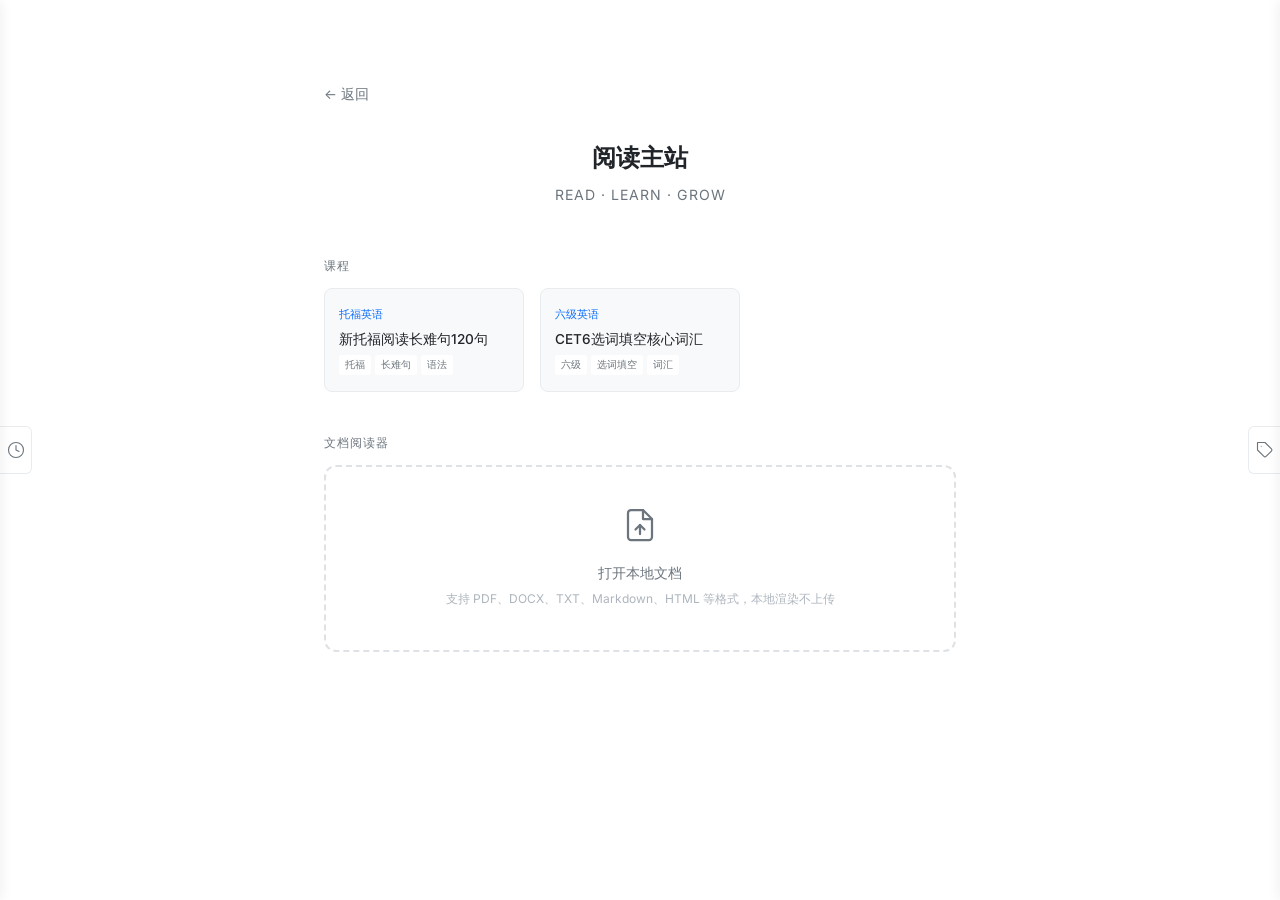
<file: index.html>
<!DOCTYPE html>
<html lang="zh-CN">
<head>
<meta charset="UTF-8">
<meta name="viewport" content="width=device-width, initial-scale=1.0">
<title>阅读主站 · TF120</title>
<link rel="preconnect" href="https://fonts.googleapis.com">
<link rel="preconnect" href="https://fonts.gstatic.com" crossorigin>
<link href="https://fonts.googleapis.com/css2?family=Inter:wght@400;500;600&display=swap" rel="stylesheet">
<link rel="stylesheet" href="style.css">
<style>
.reading-page { max-width: 680px; margin: 0 auto; padding: 80px 24px 120px; }
.reading-header { text-align: center; margin-bottom: 48px; }
.reading-header h1 { font-size: 1.5rem; font-weight: 600; margin-bottom: 4px; }
.reading-header p { font-size: 0.88rem; color: var(--fg-secondary); letter-spacing: 1px; }

.bookshelf {
  display: grid;
  grid-template-columns: repeat(3, 1fr);
  gap: 16px;
  margin-bottom: 40px;
}
.book-card {
  background: var(--bg-secondary);
  border: 1px solid #E9ECEF;
  border-radius: 8px;
  padding: 16px 14px;
  cursor: pointer;
  transition: border-color 0.15s ease, box-shadow 0.15s ease;
  display: flex; flex-direction: column; gap: 6px;
}
.book-card:hover { border-color: var(--accent); box-shadow: 0 2px 8px rgba(13,110,253,0.08); }
.book-card-title {
  font-size: 0.85rem; font-weight: 500; color: var(--fg);
  line-height: 1.4;
}
.book-card-cat { font-size: 0.7rem; color: var(--accent); }
.book-card-tags { display: flex; flex-wrap: wrap; gap: 4px; margin-top: auto; }
.book-card-tag { font-size: 0.65rem; color: var(--fg-secondary); background: var(--bg); padding: 1px 6px; border-radius: 3px; }

.reader-entry {
  border: 2px dashed #DEE2E6; border-radius: 12px;
  padding: 40px 24px; text-align: center;
  transition: border-color 0.2s ease, background 0.2s ease;
  cursor: pointer;
}
.reader-entry:hover { border-color: var(--accent); background: rgba(13,110,253,0.03); }
.reader-entry-icon { margin-bottom: 10px; color: var(--fg-secondary); }
.reader-entry-text { font-size: 0.88rem; color: var(--fg-secondary); margin-bottom: 4px; }
.reader-entry-hint { font-size: 0.75rem; color: #ADB5BD; }

.back-link {
  display: inline-block; margin-bottom: 32px;
  font-size: 0.85rem; color: var(--fg-secondary);
  text-decoration: none; cursor: pointer;
  transition: color 0.15s ease;
}
.back-link:hover { color: var(--accent); }

.section-label {
  font-size: 0.78rem; font-weight: 500; color: var(--fg-secondary);
  margin-bottom: 12px; text-transform: uppercase; letter-spacing: 1px;
}

/* ── Sidebars ── */
.reading-sidebar {
  position: fixed;
  top: 0;
  width: 280px;
  height: 100vh;
  background: var(--bg);
  z-index: 200;
  display: flex;
  flex-direction: column;
  transition: transform 0.25s ease;
}
.reading-sidebar-left {
  left: 0;
  transform: translateX(-100%);
  border-right: 1px solid #E9ECEF;
  box-shadow: 2px 0 12px rgba(0,0,0,0.06);
}
.reading-sidebar-left.open {
  transform: translateX(0);
}
.reading-sidebar-right {
  right: 0;
  transform: translateX(100%);
  border-left: 1px solid #E9ECEF;
  box-shadow: -2px 0 12px rgba(0,0,0,0.06);
}
.reading-sidebar-right.open {
  transform: translateX(0);
}
.reading-sidebar-header {
  display: flex;
  align-items: center;
  justify-content: space-between;
  padding: 16px 20px;
  border-bottom: 1px solid #E9ECEF;
  flex-shrink: 0;
}
.reading-sidebar-title {
  font-size: 0.88rem;
  font-weight: 600;
  color: var(--fg);
}
.reading-sidebar-close {
  width: 28px;
  height: 28px;
  border: none;
  background: none;
  cursor: pointer;
  color: var(--fg-secondary);
  display: flex;
  align-items: center;
  justify-content: center;
  border-radius: 4px;
}
.reading-sidebar-close:hover {
  background: #F1F3F5;
  color: var(--fg);
}
.reading-sidebar-body {
  flex: 1;
  overflow-y: auto;
  padding: 12px 0;
}

/* ── Sidebar overlay (mobile) ── */
.reading-sidebar-overlay {
  position: fixed;
  inset: 0;
  background: rgba(0,0,0,0.2);
  z-index: 195;
  display: none;
}
.reading-sidebar-overlay.visible {
  display: block;
}

/* ── Toggle buttons ── */
.reading-sidebar-toggle {
  position: fixed;
  top: 50%;
  transform: translateY(-50%);
  width: 32px;
  height: 48px;
  background: var(--bg);
  border: 1px solid #E9ECEF;
  cursor: pointer;
  display: flex;
  align-items: center;
  justify-content: center;
  color: var(--fg-secondary);
  transition: all 0.15s ease;
  z-index: 190;
}
.reading-sidebar-toggle:hover {
  color: var(--accent);
  border-color: var(--accent);
}
.reading-sidebar-toggle-left {
  left: 0;
  border-radius: 0 6px 6px 0;
  border-left: none;
}
.reading-sidebar-toggle-right {
  right: 0;
  border-radius: 6px 0 0 6px;
  border-right: none;
}
.reading-sidebar-toggle svg {
  width: 18px;
  height: 18px;
}

/* ── History items ── */
.history-item {
  padding: 12px 20px;
  border-bottom: 1px solid #F8F9FA;
  cursor: pointer;
  transition: background 0.1s ease;
}
.history-item:hover {
  background: #F8F9FA;
}
.history-item-title {
  font-size: 0.85rem;
  font-weight: 500;
  color: var(--fg);
  margin-bottom: 4px;
}
.history-item-stats {
  display: flex;
  gap: 12px;
}
.history-item-stat {
  font-size: 0.72rem;
  color: var(--fg-secondary);
  display: inline-flex;
  align-items: center;
  gap: 3px;
}
.history-item-stat svg {
  width: 12px;
  height: 12px;
  flex-shrink: 0;
}
.history-empty {
  padding: 24px 20px;
  text-align: center;
  font-size: 0.82rem;
  color: #ADB5BD;
}

/* ── Tracking sections ── */
.tracking-section {
  padding: 12px 20px;
}
.tracking-section + .tracking-section {
  border-top: 1px solid #F8F9FA;
}
.tracking-section-title {
  font-size: 0.72rem;
  font-weight: 600;
  color: var(--fg-secondary);
  text-transform: uppercase;
  letter-spacing: 0.5px;
  margin-bottom: 8px;
  display: flex;
  align-items: center;
  gap: 5px;
}
.tracking-section-title svg {
  width: 13px;
  height: 13px;
  flex-shrink: 0;
}
.tracking-item {
  padding: 6px 0;
  font-size: 0.82rem;
  color: var(--fg);
  cursor: pointer;
  transition: color 0.15s ease;
}
.tracking-item:hover {
  color: var(--accent);
}
.tracking-item-sub {
  font-size: 0.72rem;
  color: var(--fg-secondary);
}
.tracking-empty {
  font-size: 0.78rem;
  color: #ADB5BD;
  padding: 4px 0;
}
.tracking-badge {
  display: inline-block;
  font-size: 0.65rem;
  padding: 1px 5px;
  border-radius: 3px;
  margin-left: 4px;
  vertical-align: middle;
}
.tracking-badge-error {
  background: rgba(240,62,62,0.1);
  color: #F03E3E;
}
.tracking-badge-warn {
  background: rgba(245,159,0,0.1);
  color: #F59F00;
}

/* ── Responsive ── */
@media (max-width: 600px) {
  .bookshelf { grid-template-columns: repeat(2, 1fr); gap: 10px; }
  .reading-page { padding: 40px 16px 80px; }
  .reading-sidebar { width: 260px; }
}
</style>
</head>
<body>

<!-- Left sidebar toggle -->
<button class="reading-sidebar-toggle reading-sidebar-toggle-left" onclick="toggleReadingSidebar('left')" title="阅读历史">
  <svg viewBox="0 0 24 24" fill="none" stroke="currentColor" stroke-width="1.5" stroke-linecap="round" stroke-linejoin="round">
    <circle cx="12" cy="12" r="10"/><polyline points="12 6 12 12 16 14"/>
  </svg>
</button>

<!-- Right sidebar toggle -->
<button class="reading-sidebar-toggle reading-sidebar-toggle-right" onclick="toggleReadingSidebar('right')" title="学习追踪">
  <svg viewBox="0 0 24 24" fill="none" stroke="currentColor" stroke-width="1.5" stroke-linecap="round" stroke-linejoin="round">
    <path d="M20.59 13.41l-7.17 7.17a2 2 0 01-2.83 0L2 12V2h10l8.59 8.59a2 2 0 010 2.82z"/><line x1="7" y1="7" x2="7.01" y2="7"/>
  </svg>
</button>

<!-- Overlay for mobile -->
<div class="reading-sidebar-overlay" id="reading-sidebar-overlay" onclick="closeReadingSidebars()"></div>

<!-- Left sidebar: 阅读历史 -->
<div class="reading-sidebar reading-sidebar-left" id="reading-sidebar-left">
  <div class="reading-sidebar-header">
    <span class="reading-sidebar-title">阅读历史</span>
    <button class="reading-sidebar-close" onclick="toggleReadingSidebar('left')">
      <svg width="16" height="16" viewBox="0 0 24 24" fill="none" stroke="currentColor" stroke-width="2" stroke-linecap="round" stroke-linejoin="round"><line x1="18" y1="6" x2="6" y2="18"/><line x1="6" y1="6" x2="18" y2="18"/></svg>
    </button>
  </div>
  <div class="reading-sidebar-body" id="reading-history-list"></div>
</div>

<!-- Right sidebar: 学习追踪 -->
<div class="reading-sidebar reading-sidebar-right" id="reading-sidebar-right">
  <div class="reading-sidebar-header">
    <span class="reading-sidebar-title">学习追踪</span>
    <button class="reading-sidebar-close" onclick="toggleReadingSidebar('right')">
      <svg width="16" height="16" viewBox="0 0 24 24" fill="none" stroke="currentColor" stroke-width="2" stroke-linecap="round" stroke-linejoin="round"><line x1="18" y1="6" x2="6" y2="18"/><line x1="6" y1="6" x2="18" y2="18"/></svg>
    </button>
  </div>
  <div class="reading-sidebar-body" id="reading-tracking-list"></div>
</div>

<!-- Main content -->
<div class="reading-page">
  <a class="back-link" onclick="location.href='company.html'">← 返回</a>
  <div class="reading-header">
    <h1>阅读主站</h1>
    <p>READ · LEARN · GROW</p>
  </div>

  <div class="section-label">课程</div>
  <div class="bookshelf" id="bookshelf"></div>

  <div class="section-label">文档阅读器</div>
  <div class="reader-entry" onclick="location.href='reader/'">
    <div class="reader-entry-icon">
      <svg width="36" height="36" viewBox="0 0 24 24" fill="none" stroke="currentColor" stroke-width="1.5" stroke-linecap="round" stroke-linejoin="round"><path d="M14 2H6a2 2 0 00-2 2v16a2 2 0 002 2h12a2 2 0 002-2V8z"/><polyline points="14 2 14 8 20 8"/><line x1="12" y1="18" x2="12" y2="12"/><polyline points="9 15 12 12 15 15"/></svg>
    </div>
    <div class="reader-entry-text">打开本地文档</div>
    <div class="reader-entry-hint">支持 PDF、DOCX、TXT、Markdown、HTML 等格式，本地渲染不上传</div>
  </div>
</div>

<script src="books.js"></script>
<script>
/* ── Sidebar toggle ── */
function toggleReadingSidebar(side) {
  var el = document.getElementById('reading-sidebar-' + side);
  var overlay = document.getElementById('reading-sidebar-overlay');
  var isOpen = el.classList.contains('open');
  closeReadingSidebars();
  if (!isOpen) {
    el.classList.add('open');
    overlay.classList.add('visible');
  }
}
function closeReadingSidebars() {
  document.getElementById('reading-sidebar-left').classList.remove('open');
  document.getElementById('reading-sidebar-right').classList.remove('open');
  document.getElementById('reading-sidebar-overlay').classList.remove('visible');
}

/* ── Reading history tracking ── */
var HISTORY_KEY = 'reading_history';

function getReadingHistory() {
  try { return JSON.parse(localStorage.getItem(HISTORY_KEY)) || {}; }
  catch(e) { return {}; }
}
function saveReadingHistory(data) {
  localStorage.setItem(HISTORY_KEY, JSON.stringify(data));
}

function formatDuration(ms) {
  if (ms < 60000) return Math.round(ms / 1000) + '秒';
  if (ms < 3600000) return Math.round(ms / 60000) + '分钟';
  var h = Math.floor(ms / 3600000);
  var m = Math.round((ms % 3600000) / 60000);
  return h + '小时' + (m > 0 ? m + '分' : '');
}

// On page load, check if returning from a book and record time spent
(function recordTimeSpent() {
  var now = Date.now();
  var history = getReadingHistory();
  BOOKS.forEach(function(book) {
    var startKey = 'reading_start_' + book.id;
    var startStr = sessionStorage.getItem(startKey);
    if (startStr) {
      var start = parseInt(startStr, 10);
      var elapsed = now - start;
      if (elapsed > 0 && elapsed < 86400000) { // cap at 24h to avoid absurd values
        if (!history[book.id]) {
          history[book.id] = { visits: 0, totalTime: 0, lastVisit: 0, yesterdayTime: 0 };
        }
        history[book.id].visits++;
        history[book.id].totalTime += elapsed;
        history[book.id].lastVisit = now;
        // Track yesterday's time: if the visit started within the last 24-48 hours
        var hoursAgo = (now - start) / 3600000;
        if (hoursAgo < 24) {
          history[book.id].yesterdayTime = (history[book.id].yesterdayTime || 0) + elapsed;
        }
      }
      sessionStorage.removeItem(startKey);
    }
  });
  saveReadingHistory(history);
})();

/* ── Render book cards ── */
document.getElementById('bookshelf').innerHTML = BOOKS.map(function(b) {
  return '<div class="book-card" data-book-id="' + b.id + '" data-book-url="' + b.url + '">' +
    '<div class="book-card-cat">' + b.category + '</div>' +
    '<div class="book-card-title">' + b.title + '</div>' +
    '<div class="book-card-tags">' + b.tags.map(function(t) { return '<span class="book-card-tag">' + t + '</span>'; }).join('') + '</div>' +
  '</div>';
}).join('');

document.getElementById('bookshelf').addEventListener('click', function(e) {
  var card = e.target.closest('.book-card');
  if (!card) return;
  var bookId = card.getAttribute('data-book-id');
  var bookUrl = card.getAttribute('data-book-url');
  // Record start timestamp
  sessionStorage.setItem('reading_start_' + bookId, String(Date.now()));
  sessionStorage.setItem('from_reading', '1');
  // Navigate
  location.href = bookUrl;
});

/* ── Render left sidebar: reading history ── */
function renderReadingHistory() {
  var container = document.getElementById('reading-history-list');
  var history = getReadingHistory();
  var items = BOOKS.filter(function(b) { return history[b.id]; });

  if (items.length === 0) {
    container.innerHTML = '<div class="history-empty">暂无阅读记录</div>';
    return;
  }

  // Sort by lastVisit descending
  items.sort(function(a, b) { return (history[b.id].lastVisit || 0) - (history[a.id].lastVisit || 0); });

  container.innerHTML = items.map(function(book) {
    var h = history[book.id];
    var avgTime = h.visits > 0 ? h.totalTime / h.visits : 0;
    return '<div class="history-item" onclick="location.href=\'' + book.url + '\'">' +
      '<div class="history-item-title">' + book.title + '</div>' +
      '<div class="history-item-stats">' +
        '<span class="history-item-stat">' +
          '<svg viewBox="0 0 24 24" fill="none" stroke="currentColor" stroke-width="2" stroke-linecap="round" stroke-linejoin="round"><circle cx="12" cy="12" r="10"/><polyline points="12 6 12 12 16 14"/></svg>' +
          '平均 ' + formatDuration(avgTime) +
        '</span>' +
        '<span class="history-item-stat">' +
          '<svg viewBox="0 0 24 24" fill="none" stroke="currentColor" stroke-width="2" stroke-linecap="round" stroke-linejoin="round"><rect x="3" y="4" width="18" height="18" rx="2" ry="2"/><line x1="16" y1="2" x2="16" y2="6"/><line x1="8" y1="2" x2="8" y2="6"/><line x1="3" y1="10" x2="21" y2="10"/></svg>' +
          '昨日 ' + formatDuration(h.yesterdayTime || 0) +
        '</span>' +
        '<span class="history-item-stat">' +
          '<svg viewBox="0 0 24 24" fill="none" stroke="currentColor" stroke-width="2" stroke-linecap="round" stroke-linejoin="round"><path d="M1 12s4-8 11-8 11 8 11 8-4 8-11 8-11-8-11-8z"/><circle cx="12" cy="12" r="3"/></svg>' +
          h.visits + '次' +
        '</span>' +
      '</div>' +
    '</div>';
  }).join('');
}

/* ── Render right sidebar: tracking ── */
function renderReadingTracking() {
  var container = document.getElementById('reading-tracking-list');
  var now = Date.now();
  var DAY = 86400000;
  var WEEK = 7 * DAY;
  var html = '';

  // 1. 最近标签
  var history = getReadingHistory();
  var recentTags = [];
  var staleTags = [];
  var allTags = {};

  BOOKS.forEach(function(book) {
    book.tags.forEach(function(tag) {
      if (!allTags[tag]) allTags[tag] = { lastVisit: 0, books: [] };
      allTags[tag].books.push(book);
      if (history[book.id] && history[book.id].lastVisit) {
        if (history[book.id].lastVisit > allTags[tag].lastVisit) {
          allTags[tag].lastVisit = history[book.id].lastVisit;
        }
      }
    });
  });

  Object.keys(allTags).forEach(function(tag) {
    if (allTags[tag].lastVisit > 0 && (now - allTags[tag].lastVisit) < WEEK) {
      recentTags.push(tag);
    } else if (allTags[tag].lastVisit > 0) {
      staleTags.push(tag);
    }
  });

  // Recent tags section
  html += '<div class="tracking-section">';
  html += '<div class="tracking-section-title">' +
    '<svg viewBox="0 0 24 24" fill="none" stroke="currentColor" stroke-width="2" stroke-linecap="round" stroke-linejoin="round"><path d="M20.59 13.41l-7.17 7.17a2 2 0 01-2.83 0L2 12V2h10l8.59 8.59a2 2 0 010 2.82z"/><line x1="7" y1="7" x2="7.01" y2="7"/></svg>' +
    '最近标签</div>';
  if (recentTags.length > 0) {
    recentTags.forEach(function(tag) {
      html += '<div class="tracking-item">' + tag + '</div>';
    });
  } else {
    html += '<div class="tracking-empty">暂无最近标签</div>';
  }
  html += '</div>';

  // Stale tags section
  html += '<div class="tracking-section">';
  html += '<div class="tracking-section-title">' +
    '<svg viewBox="0 0 24 24" fill="none" stroke="currentColor" stroke-width="2" stroke-linecap="round" stroke-linejoin="round"><circle cx="12" cy="12" r="10"/><line x1="12" y1="8" x2="12" y2="12"/><line x1="12" y1="16" x2="12.01" y2="16"/></svg>' +
    '很久没看的标签</div>';
  if (staleTags.length > 0) {
    staleTags.forEach(function(tag) {
      html += '<div class="tracking-item">' + tag +
        '<span class="tracking-badge tracking-badge-warn">7天+</span></div>';
    });
  } else {
    html += '<div class="tracking-empty">所有标签都在活跃中</div>';
  }
  html += '</div>';

  // 2. Error words from CET6
  var cet6Data = null;
  try { cet6Data = JSON.parse(localStorage.getItem('cet6_progress')); } catch(e) {}

  var frequentErrors = [];
  var recentErrors = [];

  if (cet6Data && typeof cet6Data === 'object') {
    Object.keys(cet6Data).forEach(function(word) {
      var entry = cet6Data[word];
      if (!entry || typeof entry !== 'object') return;
      var wrong = entry.wrong || 0;
      var lastStudied = entry.lastStudied || 0;

      if (wrong > 3) {
        frequentErrors.push({ word: word, wrong: wrong });
      }
      if (wrong > 0 && lastStudied > 0 && (now - lastStudied) < DAY) {
        recentErrors.push({ word: word, wrong: wrong });
      }
    });
  }

  // Frequent errors section
  html += '<div class="tracking-section">';
  html += '<div class="tracking-section-title">' +
    '<svg viewBox="0 0 24 24" fill="none" stroke="currentColor" stroke-width="2" stroke-linecap="round" stroke-linejoin="round"><path d="M10.29 3.86L1.82 18a2 2 0 001.71 3h16.94a2 2 0 001.71-3L13.71 3.86a2 2 0 00-3.42 0z"/><line x1="12" y1="9" x2="12" y2="13"/><line x1="12" y1="17" x2="12.01" y2="17"/></svg>' +
    '经常错误的单词</div>';
  if (frequentErrors.length > 0) {
    frequentErrors.forEach(function(item) {
      html += '<div class="tracking-item">' + item.word +
        '<span class="tracking-badge tracking-badge-error">错' + item.wrong + '次</span></div>';
    });
  } else {
    html += '<div class="tracking-empty">暂无经常错误的单词</div>';
  }
  html += '</div>';

  // Recent errors section
  html += '<div class="tracking-section">';
  html += '<div class="tracking-section-title">' +
    '<svg viewBox="0 0 24 24" fill="none" stroke="currentColor" stroke-width="2" stroke-linecap="round" stroke-linejoin="round"><circle cx="12" cy="12" r="10"/><polyline points="12 6 12 12 16 14"/></svg>' +
    '刚刚错误的单词</div>';
  if (recentErrors.length > 0) {
    recentErrors.forEach(function(item) {
      html += '<div class="tracking-item">' + item.word +
        '<span class="tracking-badge tracking-badge-warn">错' + item.wrong + '次</span></div>';
    });
  } else {
    html += '<div class="tracking-empty">暂无最近错误</div>';
  }
  html += '</div>';

  container.innerHTML = html;
}

/* ── Initialize ── */
renderReadingHistory();
renderReadingTracking();
</script>
</body>
</html>
</file>
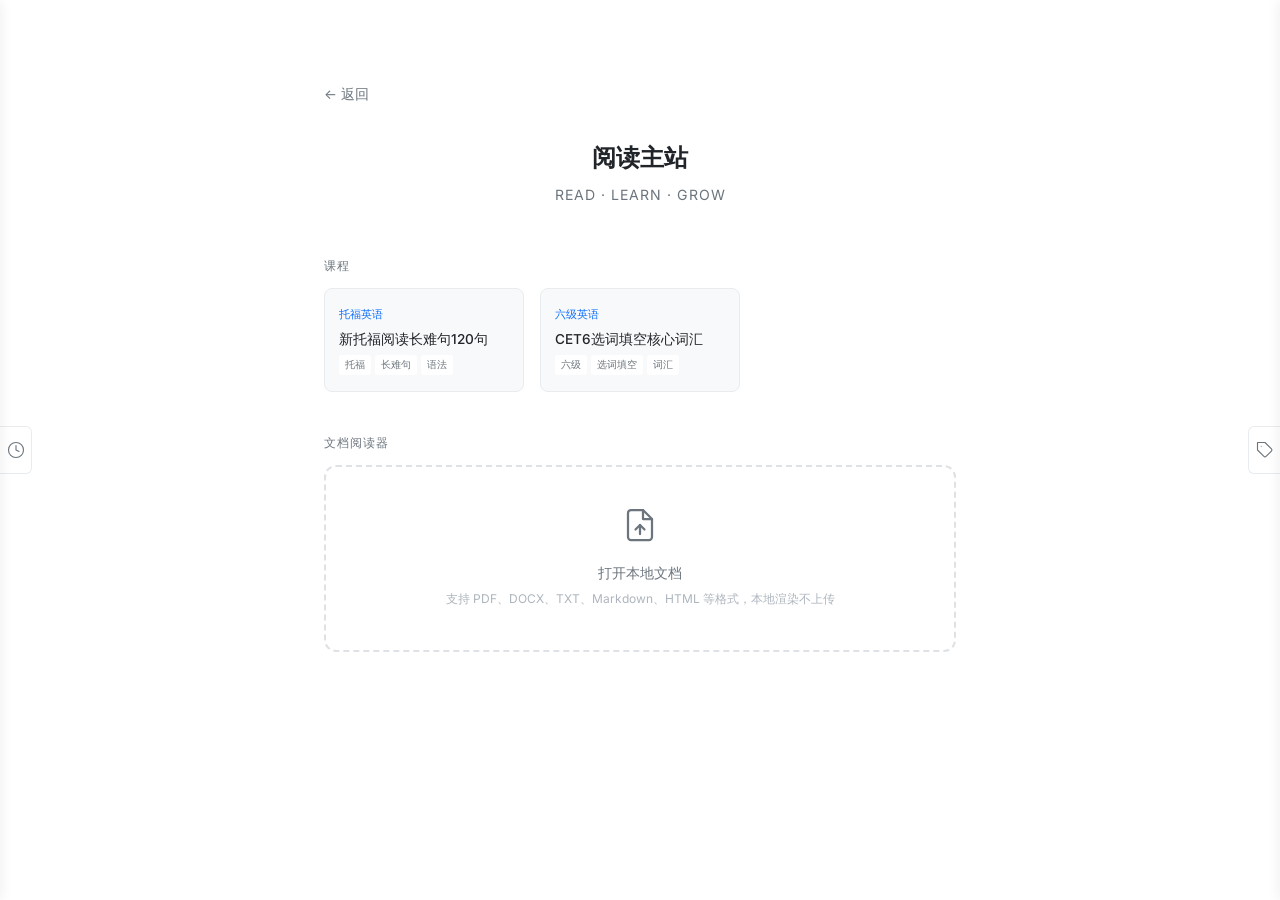
<file: cet6/index.html>
<!DOCTYPE html>
<html lang="zh-CN">
<head>
<meta charset="UTF-8">
<meta name="viewport" content="width=device-width, initial-scale=1.0">
<title>CET6 选词填空 · 核心词汇</title>
<meta name="description" content="CET6六级选词填空14-25年核心词汇总结，830+高频词汇及释义，助你攻克六级选词填空。">
<meta name="keywords" content="CET6,六级,选词填空,六级词汇,英语六级,六级备考,六级单词">
<link rel="preconnect" href="https://fonts.googleapis.com">
<link rel="preconnect" href="https://fonts.gstatic.com" crossorigin>
<link href="https://fonts.googleapis.com/css2?family=Inter:wght@400;500;600&display=swap" rel="stylesheet">
<link rel="stylesheet" href="../style.css">
<style>
/* Mode toggle */
.mode-toggle { display: inline-flex; gap: 0; margin-bottom: 24px; border: 1px solid #DEE2E6; border-radius: 6px; overflow: hidden; }
.mode-btn { padding: 6px 16px; font-size: 0.82rem; font-family: inherit; border: none; background: var(--bg); color: var(--fg-secondary); cursor: pointer; transition: all 0.15s ease; }
.mode-btn:hover { background: var(--bg-secondary); }
.mode-btn.active { background: var(--accent); color: #fff; }

/* Study sub-modes */
.study-modes { display: flex; gap: 8px; margin-bottom: 24px; }
.study-mode-btn { padding: 6px 14px; font-size: 0.8rem; font-family: inherit; border: 1px solid #DEE2E6; border-radius: 6px; background: var(--bg); color: var(--fg-secondary); cursor: pointer; transition: all 0.15s ease; }
.study-mode-btn:hover { border-color: var(--accent); color: var(--accent); }
.study-mode-btn.active { background: var(--accent); color: #fff; border-color: var(--accent); }

/* Search */
.search-box { padding: 8px 16px; }
.search-input { width: 100%; padding: 6px 10px; border: 1px solid #DEE2E6; border-radius: 6px; font-size: 0.82rem; font-family: inherit; color: var(--fg); outline: none; background: var(--bg); }
.search-input:focus { border-color: var(--accent); }
.search-result-count { font-size: 0.72rem; color: var(--fg-secondary); padding: 2px 16px 6px; }

/* Dictation mode */
.dictation-card { max-width: 500px; margin: 0 auto; text-align: center; padding: 40px 20px; }
.dictation-word { font-size: 2.5rem; font-weight: 600; color: var(--fg); margin-bottom: 32px; }
.dictation-input { width: 100%; max-width: 360px; padding: 10px 14px; border: 2px solid #DEE2E6; border-radius: 8px; font-size: 1rem; font-family: inherit; color: var(--fg); outline: none; text-align: center; margin-bottom: 16px; }
.dictation-input:focus { border-color: var(--accent); }
.dictation-input.correct { border-color: #37B24D; background: rgba(55,178,77,0.05); }
.dictation-input.wrong { border-color: #F03E3E; background: rgba(240,62,62,0.05); }
.dictation-feedback { font-size: 0.92rem; margin-bottom: 16px; min-height: 1.5em; }
.dictation-feedback.correct { color: #37B24D; }
.dictation-feedback.wrong { color: #F03E3E; }
.dictation-answer { font-size: 0.92rem; color: var(--fg-secondary); margin-bottom: 16px; }
.dictation-progress { font-size: 0.78rem; color: var(--fg-secondary); margin-bottom: 24px; }

/* Choice mode */
.choice-card { max-width: 500px; margin: 0 auto; padding: 40px 20px; }
.choice-question { font-size: 1.8rem; font-weight: 600; color: var(--fg); margin-bottom: 32px; text-align: center; }
.choice-options { display: flex; flex-direction: column; gap: 10px; margin-bottom: 24px; }
.choice-option { padding: 12px 16px; border: 2px solid #DEE2E6; border-radius: 8px; font-size: 0.95rem; cursor: pointer; transition: all 0.15s ease; text-align: left; font-family: inherit; background: var(--bg); color: var(--fg); }
.choice-option:hover { border-color: var(--accent); }
.choice-option.correct { border-color: #37B24D; background: rgba(55,178,77,0.08); color: #37B24D; }
.choice-option.wrong { border-color: #F03E3E; background: rgba(240,62,62,0.08); color: #F03E3E; }
.choice-option.disabled { pointer-events: none; opacity: 0.7; }
.choice-progress { font-size: 0.78rem; color: var(--fg-secondary); text-align: center; margin-bottom: 16px; }

/* Word mastery indicators */
.word-mastery { display: inline-block; width: 8px; height: 8px; border-radius: 50%; margin-right: 6px; vertical-align: middle; }
.word-mastery.mastered { background: #37B24D; }
.word-mastery.learning { background: #F59F00; }
.word-mastery.difficult { background: #F03E3E; }
.word-mastery.new { background: #DEE2E6; }

/* Larger word display */
.word-item-word { font-size: 1.05rem !important; }
.word-title { font-size: 2.5rem !important; }

/* Etymology in word detail */
.word-etymology { margin-bottom: 36px; }
.word-etymology-label { font-size: 0.78rem; font-weight: 600; color: var(--fg-secondary); text-transform: uppercase; letter-spacing: 0.5px; margin-bottom: 10px; }
.word-etymology-text { font-size: 0.95rem; line-height: 1.9; color: var(--fg-secondary); }

/* Study stats bar */
.study-stats { display: flex; gap: 16px; margin-bottom: 24px; padding: 12px 16px; background: var(--bg-secondary); border-radius: 8px; }
.study-stat { text-align: center; flex: 1; }
.study-stat-num { font-size: 1.2rem; font-weight: 600; color: var(--fg); }
.study-stat-label { font-size: 0.7rem; color: var(--fg-secondary); }

/* Submit/Next buttons */
.action-btn { padding: 8px 24px; border: none; border-radius: 6px; font-size: 0.88rem; font-family: inherit; cursor: pointer; transition: opacity 0.15s ease; }
.action-btn:hover { opacity: 0.85; }
.action-btn-primary { background: var(--accent); color: #fff; }
.action-btn-secondary { background: var(--bg-secondary); color: var(--fg-secondary); }

/* Search highlight */
.search-highlight { background: rgba(13,110,253,0.15); color: var(--accent); border-radius: 2px; padding: 0 1px; }

/* Study mode word-item meaning hidden */
.word-item-meaning-hidden { color: #CED4DA; letter-spacing: 2px; }
</style>
</head>
<body>
<div class="app">
<aside class="sidebar" id="sidebar">
<nav class="sidebar-nav">
<div class="nav-section">
<div class="nav-section-title" onclick="toggleNavSection(this)">
<span>导航</span>
<span class="nav-arrow">▾</span>
</div>
<div class="nav-section-items">
<div class="nav-item active" onclick="showHome()">CET6选词填空</div>
</div>
</div>
<div class="nav-section">
<div class="nav-section-title" onclick="toggleNavSection(this)">
<span>搜索</span>
<span class="nav-arrow">▾</span>
</div>
<div class="nav-section-items">
<div class="search-box">
<input class="search-input" id="search-input" type="text" placeholder="搜索单词或释义..." oninput="onSearch(this.value)">
</div>
<div class="search-result-count" id="search-result-count"></div>
</div>
</div>
<div class="nav-section">
<div class="nav-section-title" onclick="toggleNavSection(this)">
<span>字母索引</span>
<span class="nav-arrow">▾</span>
</div>
<div class="nav-section-items" id="letter-nav"></div>
</div>
<div class="nav-section">
<div class="nav-section-title" onclick="toggleNavSection(this)">
<span>词汇列表</span>
<span class="nav-arrow">▾</span>
</div>
<div class="nav-section-items" id="word-nav"></div>
</div>
</nav>
</aside>
<main class="content" id="content">
<div class="home-page" id="home-page">
<div class="home-intro">
<h1>CET6 选词填空核心词汇</h1>
<p>2014–2025年真题 · 830+ 高频词</p>
<p>本页汇总了2014年至2025年CET6六级选词填空真题中出现的核心词汇，按字母顺序排列，每个词均配有词性标注和中文释义。点击左侧字母索引可快速跳转，点击单词可查看详情。</p>
</div>
<div id="mode-toggle-area"></div>
<div id="study-stats-area"></div>
<div id="study-modes-area"></div>
<div class="home-section">
<h2>字母速查</h2>
<div class="structure-tags" id="letter-tags"></div>
</div>
<div class="home-section">
<h2>全部词汇</h2>
<div class="word-list" id="word-list"></div>
</div>
</div>
<div class="word-page" id="word-page" style="display:none"></div>
<div class="dictation-page" id="dictation-page" style="display:none"></div>
<div class="choice-page" id="choice-page" style="display:none"></div>
</main>
<button class="sidebar-toggle" id="sidebar-toggle" onclick="toggleSidebar()">☰</button>

<div class="rail-edge" id="rail-edge"></div>
<div class="float-rail" id="float-rail">
    <div class="rail-icon" onclick="location.href='../'" title="阅读主站">
      <svg viewBox="0 0 24 24" fill="none" stroke="currentColor" stroke-width="1.8" stroke-linecap="round" stroke-linejoin="round"><path d="M2 3h6a4 4 0 014 4v14a3 3 0 00-3-3H2z"/><path d="M22 3h-6a4 4 0 00-4 4v14a3 3 0 013-3h7z"/></svg>
    </div>
    <div class="rail-icon" onclick="showNotes()" title="笔记">
      <svg viewBox="0 0 24 24" fill="none" stroke="currentColor" stroke-width="1.8" stroke-linecap="round" stroke-linejoin="round"><path d="M12 20h9"/><path d="M16.5 3.5a2.121 2.121 0 013 3L7 19l-4 1 1-4L16.5 3.5z"/></svg>
    </div>
    <div class="rail-icon" onclick="showRepo()" title="共享仓库">
      <svg viewBox="0 0 24 24" fill="none" stroke="currentColor" stroke-width="1.8" stroke-linecap="round" stroke-linejoin="round"><path d="M21 16V8a2 2 0 00-1-1.73l-7-4a2 2 0 00-2 0l-7 4A2 2 0 003 8v8a2 2 0 001 1.73l7 4a2 2 0 002 0l7-4A2 2 0 0021 16z"/><polyline points="3.27 6.96 12 12.01 20.73 6.96"/><line x1="12" y1="22.08" x2="12" y2="12"/></svg>
    </div>
    <div class="rail-icon" onclick="showPomodoroModal()" title="番茄钟">
      <svg viewBox="0 0 24 24" fill="none" stroke="currentColor" stroke-width="1.8" stroke-linecap="round" stroke-linejoin="round"><circle cx="12" cy="12" r="10"/><polyline points="12 6 12 12 16 14"/></svg>
    </div>
    <div class="rail-icon" onclick="location.href='../company.html'" title="公司主站">
      <svg viewBox="0 0 24 24" fill="none" stroke="currentColor" stroke-width="1.8" stroke-linecap="round" stroke-linejoin="round"><path d="M3 9l9-7 9 7v11a2 2 0 01-2 2H5a2 2 0 01-2-2z"/><polyline points="9 22 9 12 15 12 15 22"/></svg>
    </div>
</div>

<div class="pomodoro-timer" id="pomodoro-timer" style="display:none" onclick="showPomodoroModal()">
  <span id="pomodoro-display">25:00</span>
</div>

<!-- Notes Panel -->
<div class="notes-panel" id="notes-panel">
  <div class="notes-header">
    <button class="notes-close" onclick="closeNotes()">
      <svg width="14" height="14" viewBox="0 0 24 24" fill="none" stroke="currentColor" stroke-width="2" stroke-linecap="round"><line x1="18" y1="6" x2="6" y2="18"/><line x1="6" y1="6" x2="18" y2="18"/></svg>
    </button>
    <span class="notes-title">笔记</span>
    <button class="notes-login-btn" id="notes-login-btn" onclick="loginGitHub()">
      <svg width="14" height="14" viewBox="0 0 24 24" fill="currentColor"><path d="M12 0C5.37 0 0 5.37 0 12c0 5.31 3.435 9.795 8.205 11.385.6.105.825-.255.825-.57 0-.285-.015-1.23-.015-2.235-3.015.555-3.795-.735-4.035-1.41-.135-.345-.72-1.41-1.23-1.695-.42-.225-1.02-.78-.015-.795.945-.015 1.62.87 1.845 1.23 1.08 1.815 2.805 1.305 3.495.99.105-.78.42-1.305.765-1.605-2.67-.3-5.46-1.335-5.46-5.925 0-1.305.465-2.385 1.23-3.225-.12-.3-.54-1.53.12-3.18 0 0 1.005-.315 3.3 1.23.96-.27 1.98-.405 3-.405s2.04.135 3 .405c2.295-1.56 3.3-1.23 3.3-1.23.66 1.65.24 2.88.12 3.18.765.84 1.23 1.905 1.23 3.225 0 4.605-2.805 5.625-5.475 5.925.435.375.81 1.095.81 2.22 0 1.605-.015 2.895-.015 3.3 0 .315.225.69.825.57A12.02 12.02 0 0024 12c0-6.63-5.37-12-12-12z"/></svg>
      <span id="login-btn-text">登录</span>
    </button>
  </div>
  <div class="notes-logged-in" id="notes-logged-in" style="display:none">
    <img class="notes-avatar" id="notes-avatar" src="" alt="">
    <span class="notes-username" id="notes-username"></span>
  </div>
  <div class="notes-context" id="notes-context" style="display:none">
    <div class="notes-context-label">选中段落</div>
    <div class="notes-context-text" id="notes-context-text"></div>
  </div>
  <div class="notes-input-wrap" id="notes-input-wrap" style="display:none">
    <textarea class="notes-input" id="notes-input" placeholder="写下你的笔记..." rows="3"></textarea>
    <button class="notes-submit" onclick="submitNote()">发布</button>
  </div>
  <div class="notes-list" id="notes-list">
    <div class="notes-empty">Ctrl+双击单词释义添加笔记</div>
  </div>
</div>

<div class="modal-overlay" id="pomodoro-modal" style="display:none" onclick="if(event.target===this)closePomodoroModal()">
  <div class="modal-box pomo-modal">
    <div class="pomo-clock-wrap">
      <svg class="pomo-clock" viewBox="0 0 200 200" id="pomo-clock-svg">
        <circle cx="100" cy="100" r="90" fill="none" stroke="#E9ECEF" stroke-width="2"/>
        <circle cx="100" cy="100" r="78" fill="none" stroke="#F8F9FA" stroke-width="1"/>
        <g id="pomo-ticks"></g>
        <line id="pomo-hand" x1="100" y1="100" x2="100" y2="30" stroke="var(--accent)" stroke-width="3" stroke-linecap="round" transform="rotate(0,100,100)"/>
        <circle cx="100" cy="100" r="5" fill="var(--accent)"/>
        <circle cx="100" cy="100" r="2" fill="#fff"/>
      </svg>
      <div class="pomo-clock-label" id="pomo-clock-label">25 min</div>
    </div>
    <div class="pomodoro-presets">
      <button class="pomo-preset active" data-min="25" onclick="selectPreset(this,25)">25</button>
      <button class="pomo-preset" data-min="30" onclick="selectPreset(this,30)">30</button>
      <button class="pomo-preset" data-min="45" onclick="selectPreset(this,45)">45</button>
      <button class="pomo-preset" data-min="60" onclick="selectPreset(this,60)">60</button>
    </div>
    <div class="pomodoro-actions">
      <button class="pomo-btn pomo-start" onclick="startPomodoro()">开始</button>
      <button class="pomo-btn pomo-cancel" onclick="stopPomodoro();closePomodoroModal()">取消</button>
    </div>
  </div>
</div>
</div>
<script src="../data.js"></script>
<script src="data.js"></script>
<script>
// 来源检查：必须从阅读主站进入
(function() {
  var allowed = document.referrer && document.referrer.indexOf(location.origin) === 0 && /\/$|\/index\.html/.test(document.referrer);
  var fromReading = sessionStorage.getItem('from_reading');
  if (!allowed && !fromReading) {
    location.replace('../');
  }
})();
</script>
<script src="app.js"></script>
</body>
</html>
</file>
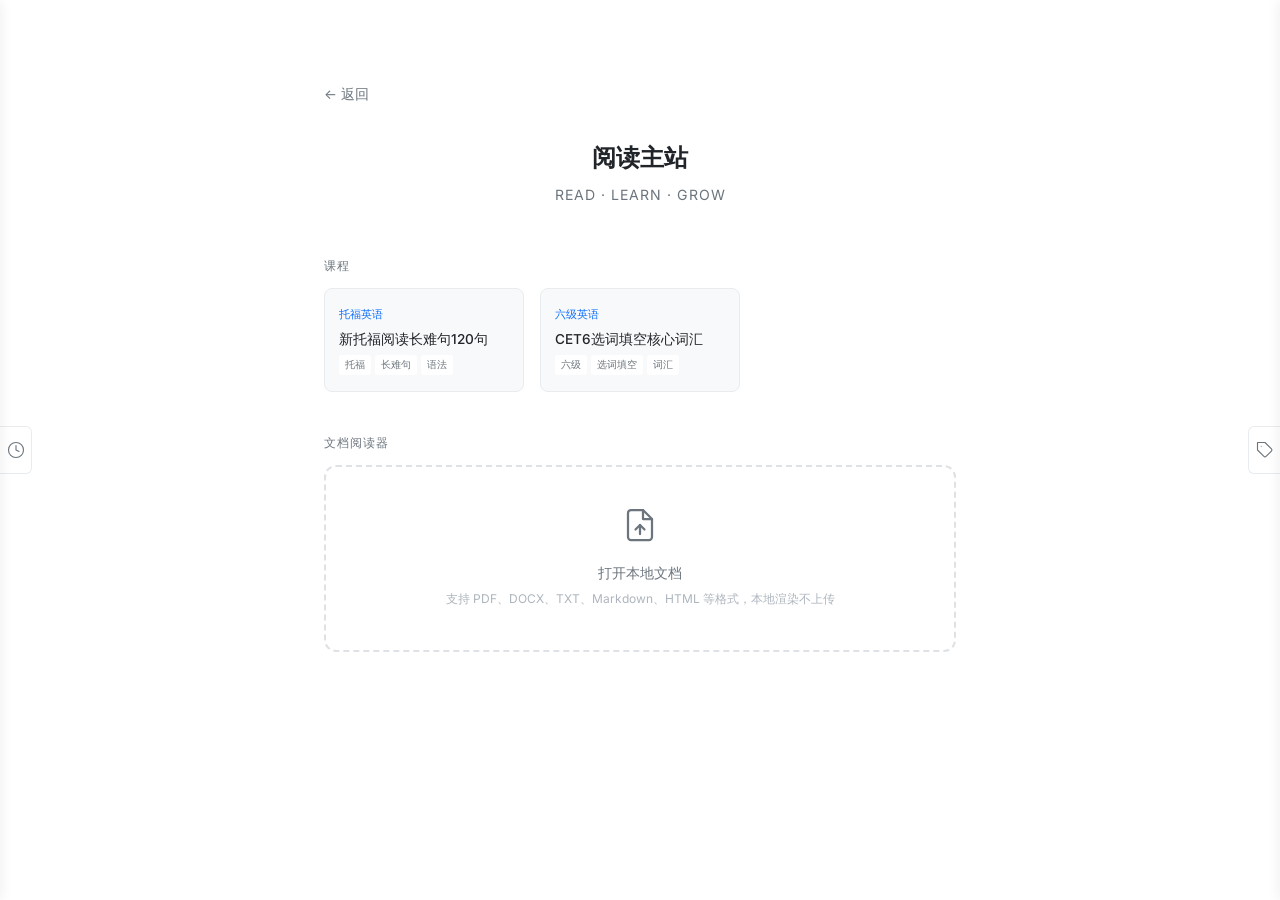
<file: toefl/index.html>
<!DOCTYPE html>
<html lang="zh-CN">
<head>
<meta charset="UTF-8">
<meta name="viewport" content="width=device-width, initial-scale=1.0">
<title>TF120</title>
<meta name="baidu-site-verification" content="codeva-OR1aKKLs3T" />
<meta name="description" content="新托福阅读长难句120句精析，涵盖同位语从句、定语从句、状语从句、倒装结构等核心句型。每句配有中文翻译、句子结构分析、详细语法解析和英语词源探析，助你攻克托福阅读长难句。">
<meta name="keywords" content="托福120句,托福200句,托福100句,托福长难句,托福阅读,英语句子,句型分析,英语语法,同位语从句,定语从句,状语从句,倒装结构,英语词源,TOEFL,托福单词,托福备考">
<meta name="author" content="托福120">
<meta name="robots" content="index, follow">
<link rel="canonical" href="https://skyerd.github.io/toefl120/">
<meta property="og:type" content="website">
<meta property="og:title" content="托福120 · 长难句与词源">
<meta property="og:description" content="新托福阅读长难句120句精析，每句配中文翻译、语法解析和词源探析，攻克托福阅读核心句型。">
<meta property="og:locale" content="zh_CN">
<meta property="og:site_name" content="托福120">
<meta name="twitter:card" content="summary">
<meta name="twitter:title" content="托福120 · 长难句与词源">
<meta name="twitter:description" content="新托福阅读长难句120句精析，每句配中文翻译、语法解析和词源探析。">
<script type="application/ld+json">
{
  "@context": "https://schema.org",
  "@type": "WebSite",
  "name": "托福120 · 长难句与词源",
  "description": "新托福阅读长难句120句精析，涵盖同位语从句、定语从句、状语从句等核心句型，每句配中文翻译、语法解析和词源探析。",
  "url": "https://skyerd.github.io/toefl120/",
  "inLanguage": "zh-CN",
  "genre": "Education"
}
</script>
<script type="application/ld+json">
{
  "@context": "https://schema.org",
  "@type": "Course",
  "name": "新托福阅读长难句120句精析",
  "description": "120句托福阅读长难句，涵盖同位语从句、定语从句、状语从句、倒装结构等核心句型，配有中文翻译、语法解析和词源探析。",
  "provider": {
    "@type": "Organization",
    "name": "托福120"
  },
  "inLanguage": "zh-CN",
  "educationalLevel": "Advanced",
  "learningResourceType": "PracticeProblem"
}
</script>
<link rel="preconnect" href="https://fonts.googleapis.com">
<link rel="preconnect" href="https://fonts.gstatic.com" crossorigin>
<link href="https://fonts.googleapis.com/css2?family=Inter:wght@400;500;600&display=swap" rel="stylesheet">
<link rel="stylesheet" href="../style.css">
</head>
<body>
<div class="app">
<aside class="sidebar" id="sidebar">
<nav class="sidebar-nav">
<div class="nav-section">
<div class="nav-section-title" onclick="toggleNavSection(this)">
<span>导航</span>
<span class="nav-arrow">▾</span>
</div>
<div class="nav-section-items">
<div class="nav-item active" onclick="showHome()">托福120句</div>
</div>
</div>
<div class="nav-section">
<div class="nav-section-title" onclick="toggleNavSection(this)">
<span>句子列表</span>
<span class="nav-arrow">▾</span>
</div>
<div class="nav-section-items" id="sentence-nav"></div>
</div>
<div class="nav-section">
<div class="nav-section-title" onclick="toggleNavSection(this)">
<span>词源词典</span>
<span class="nav-arrow">▾</span>
</div>
<div class="nav-section-items" id="etymology-nav"></div>
</div>
</nav>
</aside>
<main class="content" id="content">
<div class="home-page" id="home-page">
<div class="home-intro">
<h1>新托福阅读长难句120句</h1>
<p>分析 · 译文 · 词源探析</p>
<p>本书收录了新托福阅读中的120句长难句，每句均配有中文翻译、句子结构分析和详细解析。此外，我们还为文中出现的高级词汇提供了来自 <a href="https://www.etymonline.com" target="_blank">Online Etymology Dictionary</a> 的词源介绍，帮助你从词根词源的角度深入理解单词含义。</p>
<p>点击高亮单词可查看词源；双击任意英文单词，若词源库中有该词则显示词源，否则自动跳转至 <a href="https://www.etymonline.com" target="_blank">etymonline.com</a> 查询。</p>
</div>
<div class="home-section">
<h2>语法结构速查</h2>
<div class="structure-tags" id="structure-tags"></div>
</div>
<div class="home-section">
<h2>开始学习</h2>
<div class="sentence-list" id="sentence-cards"></div>
</div>
</div>
<div class="sentence-page" id="sentence-page" style="display:none"></div>
<div class="etymology-page" id="etymology-page" style="display:none"></div>
</main>
<button class="sidebar-toggle" id="sidebar-toggle" onclick="toggleSidebar()">☰</button>

<div class="rail-edge" id="rail-edge"></div>
<div class="float-rail" id="float-rail">
    <div class="rail-icon" onclick="location.href='../'" title="阅读主站">
      <svg viewBox="0 0 24 24" fill="none" stroke="currentColor" stroke-width="1.8" stroke-linecap="round" stroke-linejoin="round"><path d="M2 3h6a4 4 0 014 4v14a3 3 0 00-3-3H2z"/><path d="M22 3h-6a4 4 0 00-4 4v14a3 3 0 013-3h7z"/></svg>
    </div>
    <div class="rail-icon" onclick="showNotes()" title="笔记">
      <svg viewBox="0 0 24 24" fill="none" stroke="currentColor" stroke-width="1.8" stroke-linecap="round" stroke-linejoin="round"><path d="M12 20h9"/><path d="M16.5 3.5a2.121 2.121 0 013 3L7 19l-4 1 1-4L16.5 3.5z"/></svg>
    </div>
    <div class="rail-icon" onclick="showRepo()" title="共享仓库">
      <svg viewBox="0 0 24 24" fill="none" stroke="currentColor" stroke-width="1.8" stroke-linecap="round" stroke-linejoin="round"><path d="M21 16V8a2 2 0 00-1-1.73l-7-4a2 2 0 00-2 0l-7 4A2 2 0 003 8v8a2 2 0 001 1.73l7 4a2 2 0 002 0l7-4A2 2 0 0021 16z"/><polyline points="3.27 6.96 12 12.01 20.73 6.96"/><line x1="12" y1="22.08" x2="12" y2="12"/></svg>
    </div>
    <div class="rail-icon" onclick="showPomodoroModal()" title="番茄钟">
      <svg viewBox="0 0 24 24" fill="none" stroke="currentColor" stroke-width="1.8" stroke-linecap="round" stroke-linejoin="round"><circle cx="12" cy="12" r="10"/><polyline points="12 6 12 12 16 14"/></svg>
    </div>
    <div class="rail-icon" onclick="location.href='../company.html'" title="公司主站">
      <svg viewBox="0 0 24 24" fill="none" stroke="currentColor" stroke-width="1.8" stroke-linecap="round" stroke-linejoin="round"><path d="M3 9l9-7 9 7v11a2 2 0 01-2 2H5a2 2 0 01-2-2z"/><polyline points="9 22 9 12 15 12 15 22"/></svg>
    </div>
</div>

<div class="pomodoro-timer" id="pomodoro-timer" style="display:none" onclick="showPomodoroModal()">
  <span id="pomodoro-display">25:00</span>
</div>

<!-- Notes Panel -->
<div class="notes-panel" id="notes-panel">
  <div class="notes-header">
    <button class="notes-close" onclick="closeNotes()">
      <svg width="14" height="14" viewBox="0 0 24 24" fill="none" stroke="currentColor" stroke-width="2" stroke-linecap="round"><line x1="18" y1="6" x2="6" y2="18"/><line x1="6" y1="6" x2="18" y2="18"/></svg>
    </button>
    <span class="notes-title">笔记</span>
    <button class="notes-login-btn" id="notes-login-btn" onclick="loginGitHub()">
      <svg width="14" height="14" viewBox="0 0 24 24" fill="currentColor"><path d="M12 0C5.37 0 0 5.37 0 12c0 5.31 3.435 9.795 8.205 11.385.6.105.825-.255.825-.57 0-.285-.015-1.23-.015-2.235-3.015.555-3.795-.735-4.035-1.41-.135-.345-.72-1.41-1.23-1.695-.42-.225-1.02-.78-.015-.795.945-.015 1.62.87 1.845 1.23 1.08 1.815 2.805 1.305 3.495.99.105-.78.42-1.305.765-1.605-2.67-.3-5.46-1.335-5.46-5.925 0-1.305.465-2.385 1.23-3.225-.12-.3-.54-1.53.12-3.18 0 0 1.005-.315 3.3 1.23.96-.27 1.98-.405 3-.405s2.04.135 3 .405c2.295-1.56 3.3-1.23 3.3-1.23.66 1.65.24 2.88.12 3.18.765.84 1.23 1.905 1.23 3.225 0 4.605-2.805 5.625-5.475 5.925.435.375.81 1.095.81 2.22 0 1.605-.015 2.895-.015 3.3 0 .315.225.69.825.57A12.02 12.02 0 0024 12c0-6.63-5.37-12-12-12z"/></svg>
      <span id="login-btn-text">登录</span>
    </button>
  </div>
  <div class="notes-logged-in" id="notes-logged-in" style="display:none">
    <img class="notes-avatar" id="notes-avatar" src="" alt="">
    <span class="notes-username" id="notes-username"></span>
  </div>
  <div class="notes-context" id="notes-context" style="display:none">
    <div class="notes-context-label">选中段落</div>
    <div class="notes-context-text" id="notes-context-text"></div>
  </div>
  <div class="notes-input-wrap" id="notes-input-wrap" style="display:none">
    <textarea class="notes-input" id="notes-input" placeholder="写下你的笔记..." rows="3"></textarea>
    <button class="notes-submit" onclick="submitNote()">发布</button>
  </div>
  <div class="notes-list" id="notes-list">
    <div class="notes-empty" id="notes-empty">Ctrl+双击 或 长按段落添加笔记</div>
  </div>
</div>

<div class="modal-overlay" id="pomodoro-modal" style="display:none" onclick="if(event.target===this)closePomodoroModal()">
  <div class="modal-box pomo-modal">
    <div class="pomo-clock-wrap">
      <svg class="pomo-clock" viewBox="0 0 200 200" id="pomo-clock-svg">
        <circle cx="100" cy="100" r="90" fill="none" stroke="#E9ECEF" stroke-width="2"/>
        <circle cx="100" cy="100" r="78" fill="none" stroke="#F8F9FA" stroke-width="1"/>
        <!-- tick marks & numbers drawn by JS -->
        <g id="pomo-ticks"></g>
        <line id="pomo-hand" x1="100" y1="100" x2="100" y2="30" stroke="var(--accent)" stroke-width="3" stroke-linecap="round" transform="rotate(0,100,100)"/>
        <circle cx="100" cy="100" r="5" fill="var(--accent)"/>
        <circle cx="100" cy="100" r="2" fill="#fff"/>
      </svg>
      <div class="pomo-clock-label" id="pomo-clock-label">25 min</div>
    </div>
    <div class="pomodoro-presets">
      <button class="pomo-preset active" data-min="25" onclick="selectPreset(this,25)">25</button>
      <button class="pomo-preset" data-min="30" onclick="selectPreset(this,30)">30</button>
      <button class="pomo-preset" data-min="45" onclick="selectPreset(this,45)">45</button>
      <button class="pomo-preset" data-min="60" onclick="selectPreset(this,60)">60</button>
    </div>
    <div class="pomodoro-actions">
      <button class="pomo-btn pomo-start" onclick="startPomodoro()">开始</button>
      <button class="pomo-btn pomo-cancel" onclick="stopPomodoro();closePomodoroModal()">取消</button>
    </div>
  </div>
</div>
<script src="../data.js"></script>
<script>
// 来源检查：必须从阅读主站进入
(function() {
  var allowed = document.referrer && document.referrer.indexOf(location.origin) === 0 && /\/$|\/index\.html/.test(document.referrer);
  var fromReading = sessionStorage.getItem('from_reading');
  if (!allowed && !fromReading) {
    location.replace('../');
  }
})();
</script>
<script src="app.js"></script>
</body>
</html>
</file>
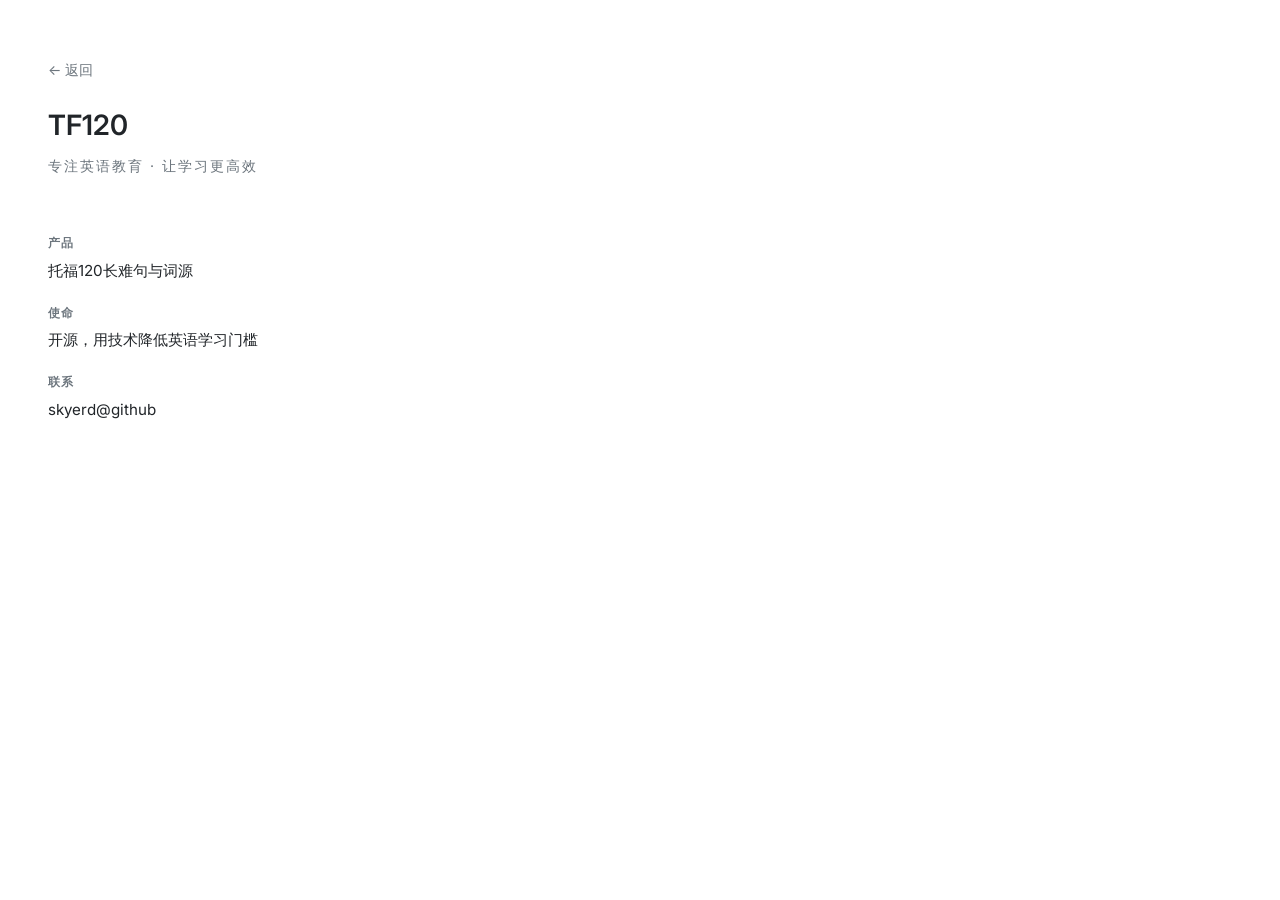
<file: company.html>
<!DOCTYPE html>
<html lang="zh-CN">
<head>
<meta charset="UTF-8">
<meta name="viewport" content="width=device-width, initial-scale=1.0">
<title>TF120 · 关于</title>
<link rel="preconnect" href="https://fonts.googleapis.com">
<link rel="preconnect" href="https://fonts.gstatic.com" crossorigin>
<link href="https://fonts.googleapis.com/css2?family=Inter:wght@400;500;600&display=swap" rel="stylesheet">
<link rel="stylesheet" href="style.css">
</head>
<body>
<div class="app">
<main class="content" id="content">
<div class="sub-page-header">
  <button class="back-btn" onclick="location.href='index.html'">← 返回</button>
</div>
<div class="home-intro">
  <h1>TF120</h1>
  <p>专注英语教育 · 让学习更高效</p>
</div>
<div class="home-section">
  <div class="company-info">
    <div class="company-item">
      <div class="company-item-label">产品</div>
      <div class="company-item-text">托福120长难句与词源</div>
    </div>
    <div class="company-item">
      <div class="company-item-label">使命</div>
      <div class="company-item-text">开源，用技术降低英语学习门槛</div>
    </div>
    <div class="company-item">
      <div class="company-item-label">联系</div>
      <div class="company-item-text">skyerd@github</div>
    </div>
  </div>
</div>
</main>
</div>
</body>
</html>
</file>
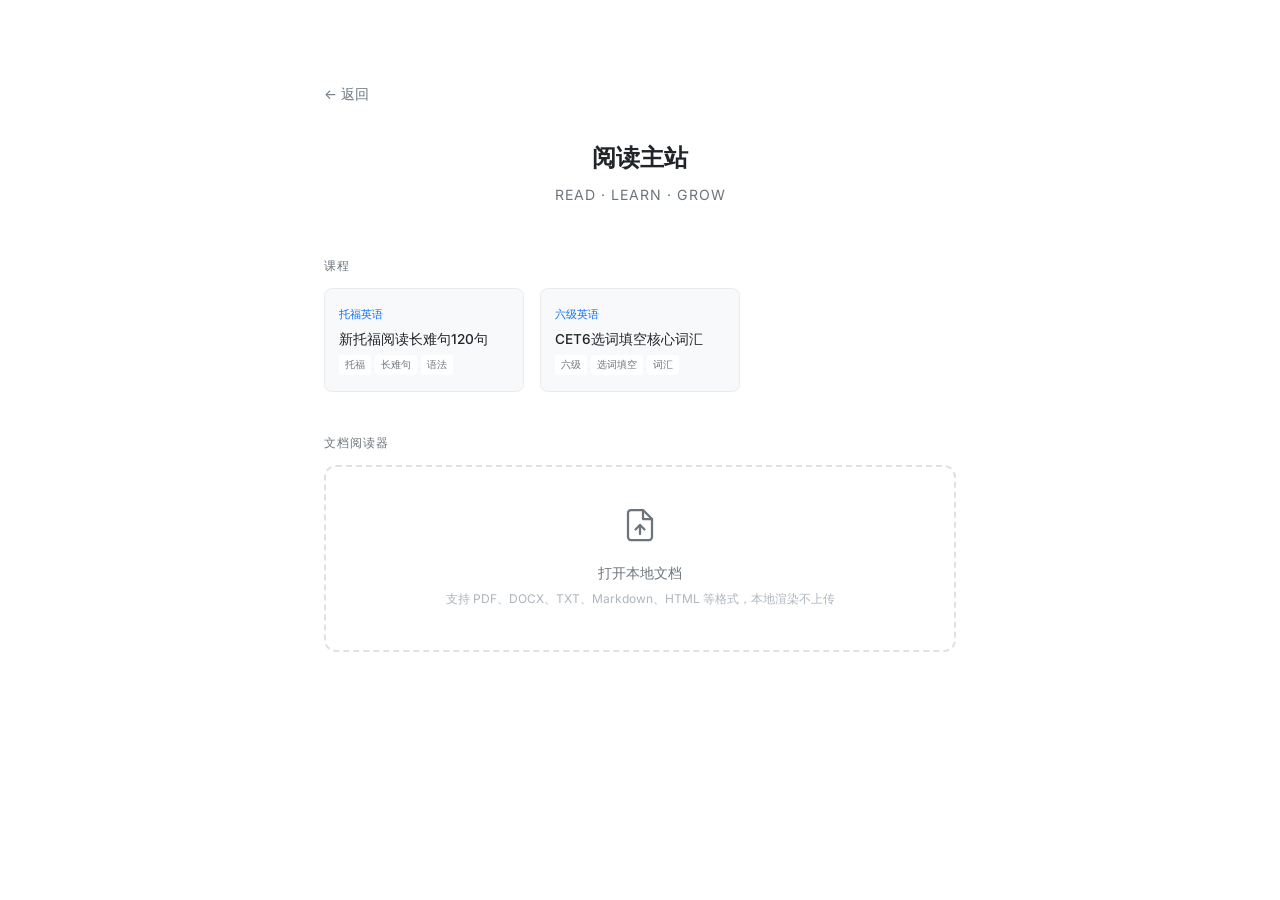
<file: reading.html>
<!DOCTYPE html>
<html lang="zh-CN">
<head>
<meta charset="UTF-8">
<meta name="viewport" content="width=device-width, initial-scale=1.0">
<title>阅读主站 · TF120</title>
<link rel="preconnect" href="https://fonts.googleapis.com">
<link rel="preconnect" href="https://fonts.gstatic.com" crossorigin>
<link href="https://fonts.googleapis.com/css2?family=Inter:wght@400;500;600&display=swap" rel="stylesheet">
<link rel="stylesheet" href="style.css">
<style>
.reading-page { max-width: 680px; margin: 0 auto; padding: 80px 24px 120px; }
.reading-header { text-align: center; margin-bottom: 48px; }
.reading-header h1 { font-size: 1.5rem; font-weight: 600; margin-bottom: 4px; }
.reading-header p { font-size: 0.88rem; color: var(--fg-secondary); letter-spacing: 1px; }

.bookshelf {
  display: grid;
  grid-template-columns: repeat(3, 1fr);
  gap: 16px;
  margin-bottom: 40px;
}
.book-card {
  background: var(--bg-secondary);
  border: 1px solid #E9ECEF;
  border-radius: 8px;
  padding: 16px 14px;
  cursor: pointer;
  transition: border-color 0.15s ease, box-shadow 0.15s ease;
  display: flex; flex-direction: column; gap: 6px;
}
.book-card:hover { border-color: var(--accent); box-shadow: 0 2px 8px rgba(13,110,253,0.08); }
.book-card-title {
  font-size: 0.85rem; font-weight: 500; color: var(--fg);
  line-height: 1.4;
}
.book-card-cat { font-size: 0.7rem; color: var(--accent); }
.book-card-tags { display: flex; flex-wrap: wrap; gap: 4px; margin-top: auto; }
.book-card-tag { font-size: 0.65rem; color: var(--fg-secondary); background: var(--bg); padding: 1px 6px; border-radius: 3px; }

.reader-entry {
  border: 2px dashed #DEE2E6; border-radius: 12px;
  padding: 40px 24px; text-align: center;
  transition: border-color 0.2s ease, background 0.2s ease;
  cursor: pointer;
}
.reader-entry:hover { border-color: var(--accent); background: rgba(13,110,253,0.03); }
.reader-entry-icon { margin-bottom: 10px; color: var(--fg-secondary); }
.reader-entry-text { font-size: 0.88rem; color: var(--fg-secondary); margin-bottom: 4px; }
.reader-entry-hint { font-size: 0.75rem; color: #ADB5BD; }

.back-link {
  display: inline-block; margin-bottom: 32px;
  font-size: 0.85rem; color: var(--fg-secondary);
  text-decoration: none; cursor: pointer;
  transition: color 0.15s ease;
}
.back-link:hover { color: var(--accent); }

.section-label {
  font-size: 0.78rem; font-weight: 500; color: var(--fg-secondary);
  margin-bottom: 12px; text-transform: uppercase; letter-spacing: 1px;
}

@media (max-width: 600px) {
  .bookshelf { grid-template-columns: repeat(2, 1fr); gap: 10px; }
  .reading-page { padding: 40px 16px 80px; }
}
</style>
</head>
<body>
<div class="reading-page">
  <a class="back-link" onclick="location.href='index.html'">← 返回</a>
  <div class="reading-header">
    <h1>阅读主站</h1>
    <p>READ · LEARN · GROW</p>
  </div>

  <div class="section-label">课程</div>
  <div class="bookshelf" id="bookshelf"></div>

  <div class="section-label">文档阅读器</div>
  <div class="reader-entry" onclick="location.href='reader.html'">
    <div class="reader-entry-icon">
      <svg width="36" height="36" viewBox="0 0 24 24" fill="none" stroke="currentColor" stroke-width="1.5" stroke-linecap="round" stroke-linejoin="round"><path d="M14 2H6a2 2 0 00-2 2v16a2 2 0 002 2h12a2 2 0 002-2V8z"/><polyline points="14 2 14 8 20 8"/><line x1="12" y1="18" x2="12" y2="12"/><polyline points="9 15 12 12 15 15"/></svg>
    </div>
    <div class="reader-entry-text">打开本地文档</div>
    <div class="reader-entry-hint">支持 PDF、DOCX、TXT、Markdown、HTML 等格式，本地渲染不上传</div>
  </div>
</div>

<script src="books.js"></script>
<script>
document.getElementById('bookshelf').innerHTML = BOOKS.map(b => `
  <div class="book-card" onclick="location.href='${b.url}'">
    <div class="book-card-cat">${b.category}</div>
    <div class="book-card-title">${b.title}</div>
    <div class="book-card-tags">${b.tags.map(t => `<span class="book-card-tag">${t}</span>`).join('')}</div>
  </div>
`).join('');
</script>
</body>
</html>
</file>
<file: style.css>
:root {
  --bg: #FFFFFF;
  --bg-secondary: #F8F9FA;
  --fg: #212529;
  --fg-secondary: #6C757D;
  --accent: #0D6EFD;
  --sidebar-width: 240px;
}

* { margin: 0; padding: 0; box-sizing: border-box; }

html { font-size: 16px; scroll-behavior: smooth; }

body {
  font-family: 'Inter', -apple-system, BlinkMacSystemFont, 'Segoe UI', system-ui, sans-serif;
  background: var(--bg);
  color: var(--fg);
  line-height: 1.7;
  overflow-x: hidden;
  -webkit-font-smoothing: antialiased;
  -moz-osx-font-smoothing: grayscale;
}

.app { display: flex; min-height: 100vh; }

::selection { background: rgba(13, 110, 253, 0.12); color: var(--accent); }

::-webkit-scrollbar { width: 4px; }
::-webkit-scrollbar-track { background: transparent; }
::-webkit-scrollbar-thumb { background: #DEE2E6; }
::-webkit-scrollbar-thumb:hover { background: #ADB5BD; }

.sidebar {
  width: var(--sidebar-width);
  min-width: var(--sidebar-width);
  height: 100vh;
  position: sticky;
  top: 0;
  background: var(--bg);
  display: flex;
  flex-direction: column;
  overflow: hidden;
  z-index: 100;
  transition: transform 0.2s ease;
}

.sidebar-nav {
  flex: 1;
  overflow-y: auto;
  padding: 40px 0 24px;
}

.nav-section {}

.nav-section-title {
  display: flex;
  justify-content: space-between;
  align-items: center;
  padding: 8px 24px;
  font-size: 0.75rem;
  font-weight: 600;
  color: var(--fg-secondary);
  cursor: pointer;
  user-select: none;
  letter-spacing: 0.5px;
  text-transform: uppercase;
}
.nav-section-title:hover { color: var(--fg); }
.nav-arrow { font-size: 0.6rem; transition: transform 0.15s ease; }
.nav-section.collapsed .nav-arrow { transform: rotate(-90deg); }
.nav-section.collapsed .nav-section-items { display: none; }

.nav-section-items { padding: 2px 0; }

.nav-item {
  display: block;
  padding: 5px 24px 5px 28px;
  font-size: 0.82rem;
  font-weight: 400;
  color: var(--fg-secondary);
  cursor: pointer;
  border-left: 2px solid transparent;
  text-decoration: none;
  overflow: hidden;
  text-overflow: ellipsis;
  white-space: nowrap;
  transition: color 0.15s ease, border-color 0.15s ease, background 0.15s ease;
}
.nav-item:hover {
  color: var(--fg);
  border-left-color: #CED4DA;
}
.nav-item.active {
  color: var(--accent);
  border-left-color: var(--accent);
  background: rgba(13, 110, 253, 0.04);
}
.nav-item-num {
  font-size: 0.72rem;
  color: var(--fg-secondary);
  margin-right: 6px;
  font-variant-numeric: tabular-nums;
}

.content {
  flex: 1;
  min-width: 0;
  max-width: 680px;
  padding: 56px 48px 80px;
}

.home-intro {
  margin-bottom: 56px;
}
.home-intro h1 {
  font-size: 1.75rem;
  font-weight: 600;
  line-height: 1.35;
  margin-bottom: 8px;
  color: var(--fg);
}
.home-intro p {
  color: var(--fg-secondary);
  font-size: 0.92rem;
  line-height: 1.8;
  margin-bottom: 12px;
}
.home-intro p:first-of-type {
  font-size: 0.88rem;
  letter-spacing: 2px;
  margin-bottom: 24px;
}
.home-intro a {
  color: var(--accent);
  text-decoration: none;
}
.home-intro a:hover { text-decoration: underline; }

.home-section {
  margin-bottom: 48px;
}
.home-section h2 {
  font-size: 1.1rem;
  font-weight: 600;
  margin-bottom: 16px;
  color: var(--fg);
}

.structure-tags {
  display: flex;
  flex-wrap: wrap;
  gap: 8px;
}
.structure-tag {
  padding: 3px 10px;
  color: var(--accent);
  font-size: 0.8rem;
  cursor: pointer;
  transition: background 0.15s ease;
}
.structure-tag:hover {
  background: rgba(13, 110, 253, 0.06);
}

.sentence-list {
  display: flex;
  flex-direction: column;
  gap: 0;
  margin-top: 8px;
}
.sentence-card {
  padding: 10px 0;
  cursor: pointer;
  transition: color 0.15s ease;
}
.sentence-card:hover .sentence-card-text {
  color: var(--fg);
}
.sentence-card-num {
  font-size: 0.72rem;
  color: var(--fg-secondary);
  margin-bottom: 3px;
  font-variant-numeric: tabular-nums;
}
.sentence-card-text {
  font-size: 0.88rem;
  color: var(--fg-secondary);
  line-height: 1.6;
  display: -webkit-box;
  -webkit-line-clamp: 2;
  -webkit-box-orient: vertical;
  overflow: hidden;
  transition: color 0.15s ease;
}
.sentence-card-structure {
  margin-top: 3px;
  font-size: 0.72rem;
  color: var(--accent);
}

.sentence-page {}

.sentence-title {
  font-size: 1.5rem;
  font-weight: 600;
  margin-bottom: 40px;
  color: var(--fg);
}

.sentence-section {
  margin-bottom: 36px;
}
.sentence-section-label {
  font-size: 0.78rem;
  font-weight: 600;
  color: var(--fg-secondary);
  text-transform: uppercase;
  letter-spacing: 0.5px;
  margin-bottom: 10px;
}
.sentence-english {
  font-size: 1.05rem;
  line-height: 1.9;
  color: var(--fg);
}
.sentence-chinese {
  font-size: 0.95rem;
  line-height: 1.9;
  color: var(--fg-secondary);
}
.sentence-structure-tag {
  font-size: 0.88rem;
  font-weight: 500;
  color: var(--accent);
}
.sentence-analysis {
  font-size: 0.92rem;
  line-height: 1.9;
  color: var(--fg-secondary);
  white-space: pre-line;
}

.word-highlight {
  color: var(--accent);
  cursor: pointer;
  transition: background 0.15s ease;
}
.word-highlight:hover {
  background: rgba(13, 110, 253, 0.08);
}

.dblclick-hint {
  display: inline-block;
  margin-top: 8px;
  padding: 6px 12px;
  font-size: 0.78rem;
  color: var(--fg-secondary);
  background: var(--bg-secondary);
  border-radius: 4px;
  opacity: 0.8;
}
.dblclick-hint::before {
  content: '💡';
  margin-right: 4px;
}

::selection {
  background: rgba(13, 110, 253, 0.18);
  color: var(--accent);
}

.etymology-page {}

.etymology-word {
  font-size: 2rem;
  font-weight: 600;
  margin-bottom: 40px;
  color: var(--fg);
}

.etymology-section {
  margin-bottom: 36px;
}
.etymology-section-label {
  font-size: 0.78rem;
  font-weight: 600;
  color: var(--fg-secondary);
  text-transform: uppercase;
  letter-spacing: 0.5px;
  margin-bottom: 10px;
}
.etymology-text {
  font-size: 0.95rem;
  line-height: 1.9;
  color: var(--fg-secondary);
}

.etymology-sentences {
  margin-top: 36px;
}
.etymology-sentences-label {
  font-size: 0.78rem;
  font-weight: 600;
  color: var(--fg-secondary);
  text-transform: uppercase;
  letter-spacing: 0.5px;
  margin-bottom: 12px;
}
.etymology-sentence-item {
  padding: 10px 0;
  cursor: pointer;
  transition: color 0.15s ease;
}
.etymology-sentence-item:hover .etymology-sentence-text {
  color: var(--fg);
}
.etymology-sentence-num {
  font-size: 0.72rem;
  color: var(--fg-secondary);
  margin-bottom: 3px;
  font-variant-numeric: tabular-nums;
}
.etymology-sentence-num .structure-label {
  color: var(--accent);
}
.etymology-sentence-text {
  font-size: 0.88rem;
  color: var(--fg-secondary);
  line-height: 1.6;
  transition: color 0.15s ease;
}

.nav-buttons {
  display: flex;
  gap: 24px;
  margin-top: 40px;
}
.nav-btn {
  background: none;
  border: none;
  color: var(--fg-secondary);
  font-size: 0.85rem;
  font-family: inherit;
  cursor: pointer;
  padding: 0;
  transition: color 0.15s ease;
}
.nav-btn:hover { color: var(--accent); }
.nav-btn:disabled {
  color: #DEE2E6;
  cursor: not-allowed;
}

.sidebar-toggle {
  display: none;
  position: fixed;
  top: 16px;
  left: 16px;
  z-index: 200;
  width: 36px;
  height: 36px;
  background: var(--bg);
  border: none;
  color: var(--fg);
  font-size: 1.1rem;
  cursor: pointer;
  transition: color 0.15s ease;
}
.sidebar-toggle:hover { color: var(--accent); }

@media (max-width: 900px) {
  .sidebar {
    position: fixed;
    left: 0;
    top: 0;
    transform: translateX(-100%);
  }
  .sidebar.open { transform: translateX(0); }
  .sidebar-toggle { display: flex; align-items: center; justify-content: center; }
  .content { padding: 24px 20px; padding-top: 64px; }
}

@media (max-width: 600px) {
  .content { padding: 20px 16px; padding-top: 56px; }
  .etymology-word { font-size: 1.5rem; }
  .sentence-title { font-size: 1.25rem; }
}

/* Float Rail */
.float-rail {
  position: fixed;
  right: 0;
  top: 50%;
  transform: translateY(-50%);
  z-index: 150;
  display: flex;
  flex-direction: column;
  gap: 2px;
  background: var(--bg);
  border: 1px solid #E9ECEF;
  border-right: none;
  border-radius: 8px 0 0 8px;
  padding: 6px 0;
  box-shadow: -2px 0 8px rgba(0,0,0,0.04);
  transform: translateY(-50%) translateX(100%);
  transition: transform 0.25s ease;
}
.float-rail.visible {
  transform: translateY(-50%) translateX(0);
}
.rail-edge {
  position: fixed;
  right: 0;
  top: 0;
  width: 3px;
  height: 100vh;
  background: transparent;
  z-index: 149;
}
.rail-edge:hover {
  background: rgba(13,110,253,0.15);
}
.rail-icon {
  width: 36px;
  height: 36px;
  display: flex;
  align-items: center;
  justify-content: center;
  cursor: pointer;
  color: var(--fg-secondary);
  transition: color 0.15s ease, background 0.15s ease;
}
.rail-icon svg { width: 18px; height: 18px; }
.rail-icon:hover { color: var(--accent); background: rgba(13,110,253,0.06); }

/* Pomodoro Timer Badge */
.pomodoro-timer {
  position: fixed;
  top: 12px;
  right: 12px;
  z-index: 160;
  background: var(--accent);
  color: #fff;
  font-size: 0.82rem;
  font-weight: 500;
  padding: 4px 12px;
  border-radius: 20px;
  cursor: pointer;
  font-variant-numeric: tabular-nums;
  letter-spacing: 0.5px;
  box-shadow: 0 2px 8px rgba(13,110,253,0.25);
  transition: transform 0.15s ease;
}
.pomodoro-timer:hover { transform: scale(1.05); }

/* Modal */
.modal-overlay {
  position: fixed;
  inset: 0;
  background: rgba(0,0,0,0.25);
  z-index: 300;
  display: flex;
  align-items: center;
  justify-content: center;
}
.modal-box {
  background: var(--bg);
  border-radius: 12px;
  padding: 28px 32px;
  min-width: 260px;
  box-shadow: 0 8px 32px rgba(0,0,0,0.12);
}
.modal-title {
  font-size: 1rem;
  font-weight: 600;
  margin-bottom: 20px;
  color: var(--fg);
  text-align: center;
}
.pomo-modal { padding: 24px 28px; min-width: 240px; }

.pomo-clock-wrap {
  position: relative;
  width: 180px;
  height: 180px;
  margin: 0 auto 16px;
}
.pomo-clock {
  width: 100%;
  height: 100%;
  cursor: grab;
}
.pomo-clock:active { cursor: grabbing; }
.pomo-clock-label {
  position: absolute;
  bottom: 38px;
  left: 50%;
  transform: translateX(-50%);
  font-size: 0.82rem;
  font-weight: 500;
  color: var(--fg-secondary);
  font-variant-numeric: tabular-nums;
}

.pomodoro-presets {
  display: flex;
  gap: 8px;
  justify-content: center;
  margin-bottom: 16px;
}
.pomo-preset {
  width: 44px;
  height: 36px;
  border: 1px solid #DEE2E6;
  border-radius: 6px;
  background: var(--bg);
  color: var(--fg-secondary);
  font-size: 0.88rem;
  font-family: inherit;
  cursor: pointer;
  transition: all 0.15s ease;
}
.pomo-preset:hover { border-color: var(--accent); color: var(--accent); }
.pomo-preset.active { background: var(--accent); color: #fff; border-color: var(--accent); }
.pomodoro-actions {
  display: flex;
  gap: 10px;
  justify-content: center;
}
.pomo-btn {
  padding: 6px 20px;
  border: none;
  border-radius: 6px;
  font-size: 0.88rem;
  font-family: inherit;
  cursor: pointer;
  transition: opacity 0.15s ease;
}
.pomo-btn:hover { opacity: 0.85; }
.pomo-start { background: var(--accent); color: #fff; }
.pomo-cancel { background: var(--bg-secondary); color: var(--fg-secondary); }

/* Sub Pages */
.sub-page-header {
  margin-bottom: 24px;
}
.back-btn {
  background: none;
  border: none;
  color: var(--fg-secondary);
  font-size: 0.88rem;
  font-family: inherit;
  cursor: pointer;
  padding: 0;
  transition: color 0.15s ease;
}
.back-btn:hover { color: var(--accent); }

.company-info {
  display: flex;
  flex-direction: column;
  gap: 20px;
}
.company-item-label {
  font-size: 0.72rem;
  font-weight: 600;
  color: var(--fg-secondary);
  text-transform: uppercase;
  letter-spacing: 0.5px;
  margin-bottom: 4px;
}
.company-item-text {
  font-size: 0.95rem;
  color: var(--fg);
}

/* Notes Panel */
.notes-panel {
  position: fixed;
  right: 0; top: 0;
  width: 320px; height: 100vh;
  background: var(--bg);
  border-left: 1px solid #E9ECEF;
  z-index: 250;
  display: flex; flex-direction: column;
  transform: translateX(100%);
  transition: transform 0.25s ease;
  box-shadow: -4px 0 16px rgba(0,0,0,0.06);
}
.notes-panel.open { transform: translateX(0); }

.notes-header {
  display: flex; align-items: center; gap: 8px;
  padding: 14px 16px;
  border-bottom: 1px solid #E9ECEF;
  flex-shrink: 0;
}
.notes-close {
  width: 28px; height: 28px; border: none; background: none;
  cursor: pointer; color: var(--fg-secondary); display: flex;
  align-items: center; justify-content: center; border-radius: 4px;
}
.notes-close:hover { background: #F1F3F5; color: var(--fg); }
.notes-title { flex: 1; font-size: 0.85rem; font-weight: 600; color: var(--fg); }
.notes-login-btn {
  display: flex; align-items: center; gap: 5px;
  padding: 4px 10px; border: 1px solid #DEE2E6; border-radius: 4px;
  background: var(--bg); color: var(--fg-secondary); font-size: 0.75rem;
  font-family: inherit; cursor: pointer; transition: all 0.15s ease;
}
.notes-login-btn:hover { border-color: var(--fg); color: var(--fg); }
.notes-login-btn svg { width: 14px; height: 14px; }

.notes-logged-in {
  display: flex; align-items: center; gap: 8px;
  padding: 10px 16px; border-bottom: 1px solid #F1F3F5;
}
.notes-avatar { width: 22px; height: 22px; border-radius: 50%; }
.notes-username { font-size: 0.78rem; color: var(--fg); font-weight: 500; }

.notes-context {
  padding: 10px 16px; border-bottom: 1px solid #F1F3F5;
}
.notes-context-label {
  font-size: 0.68rem; font-weight: 600; color: var(--fg-secondary);
  text-transform: uppercase; letter-spacing: 0.5px; margin-bottom: 4px;
}
.notes-context-text {
  font-size: 0.78rem; color: var(--fg); line-height: 1.5;
  max-height: 60px; overflow: hidden;
  background: var(--bg-secondary); padding: 8px 10px; border-radius: 4px;
}

.notes-input-wrap {
  padding: 12px 16px; border-bottom: 1px solid #F1F3F5;
  flex-shrink: 0;
}
.notes-input {
  width: 100%; border: 1px solid #DEE2E6; border-radius: 6px;
  padding: 8px 10px; font-size: 0.82rem; font-family: inherit;
  color: var(--fg); resize: none; outline: none; line-height: 1.5;
}
.notes-input:focus { border-color: var(--accent); }
.notes-submit {
  margin-top: 8px; width: 100%; padding: 6px 0;
  background: var(--accent); color: #fff; border: none;
  border-radius: 6px; font-size: 0.82rem; font-family: inherit;
  cursor: pointer; transition: opacity 0.15s ease;
}
.notes-submit:hover { opacity: 0.85; }

.notes-list {
  flex: 1; overflow-y: auto; padding: 8px 0;
}
.notes-empty {
  padding: 40px 16px; text-align: center;
  font-size: 0.82rem; color: #ADB5BD;
}

.note-item {
  padding: 12px 16px; border-bottom: 1px solid #F8F9FA;
}
.note-item-header {
  display: flex; align-items: center; gap: 8px; margin-bottom: 6px;
}
.note-item-avatar { width: 20px; height: 20px; border-radius: 50%; }
.note-item-author { font-size: 0.75rem; font-weight: 500; color: var(--fg); }
.note-item-time { font-size: 0.68rem; color: #ADB5BD; margin-left: auto; }
.note-item-text {
  font-size: 0.82rem; color: var(--fg-secondary); line-height: 1.6;
}
.note-item-actions {
  display: flex; justify-content: flex-end; margin-top: 6px;
}
.note-like-btn {
  display: flex; align-items: center; gap: 4px;
  border: none; background: none; cursor: pointer;
  padding: 2px 6px; border-radius: 4px; transition: background 0.15s ease;
}
.note-like-btn:hover { background: #F1F3F5; }
.note-like-btn svg { width: 14px; height: 14px; }
.note-like-btn .like-count { font-size: 0.72rem; color: var(--fg-secondary); }
.note-like-btn.liked svg { fill: #E03131; stroke: #E03131; }
.note-like-btn.liked .like-count { color: #E03131; }

/* Paragraph highlight for notes */
.para-highlight {
  background: rgba(13,110,253,0.06);
  border-radius: 2px;
  cursor: pointer;
  transition: background 0.15s ease;
}
.para-highlight:hover { background: rgba(13,110,253,0.12); }
.para-highlight.active-para { background: rgba(13,110,253,0.15); }

/* Login modal */
.login-modal {
  position: fixed; inset: 0;
  background: rgba(0,0,0,0.25); z-index: 350;
  display: flex; align-items: center; justify-content: center;
}
.login-modal-box {
  background: var(--bg); border-radius: 10px;
  padding: 28px 32px; min-width: 280px;
  box-shadow: 0 8px 32px rgba(0,0,0,0.12);
}
.login-modal-title {
  font-size: 0.95rem; font-weight: 600; margin-bottom: 16px;
  text-align: center; color: var(--fg);
}
.login-modal-input {
  width: 100%; padding: 8px 12px; border: 1px solid #DEE2E6;
  border-radius: 6px; font-size: 0.88rem; font-family: inherit;
  color: var(--fg); outline: none; margin-bottom: 12px;
}
.login-modal-input:focus { border-color: var(--accent); }
.login-modal-hint {
  font-size: 0.72rem; color: #ADB5BD; text-align: center; margin-bottom: 16px;
}
.login-modal-actions {
  display: flex; gap: 8px; justify-content: center;
}
.login-modal-btn {
  padding: 6px 20px; border: none; border-radius: 6px;
  font-size: 0.85rem; font-family: inherit; cursor: pointer;
}
.login-modal-confirm { background: var(--accent); color: #fff; }
.login-modal-cancel { background: var(--bg-secondary); color: var(--fg-secondary); }

@media (max-width: 600px) {
  .notes-panel { width: 100%; }
}

/* CET6 Word List Styles */
.letter-group {
  margin-bottom: 24px;
}
.letter-header {
  font-size: 1.25rem;
  font-weight: 600;
  color: var(--accent);
  padding: 8px 0 6px;
  border-bottom: 1px solid #E9ECEF;
  margin-bottom: 4px;
  position: sticky;
  top: 0;
  background: var(--bg);
  z-index: 10;
}
.letter-words {
  display: flex;
  flex-direction: column;
}
.word-item {
  display: flex;
  align-items: baseline;
  gap: 12px;
  padding: 6px 0;
  cursor: pointer;
  border-bottom: 1px solid #F8F9FA;
  transition: background 0.15s ease;
}
.word-item:hover {
  background: rgba(13, 110, 253, 0.03);
}
.word-item-word {
  font-size: 0.92rem;
  font-weight: 500;
  color: var(--fg);
  min-width: 140px;
  flex-shrink: 0;
}
.word-item-meaning {
  font-size: 0.85rem;
  color: var(--fg-secondary);
  line-height: 1.6;
}

/* CET6 Word Detail Page */
.word-title {
  font-size: 2rem;
  font-weight: 600;
  margin-bottom: 40px;
  color: var(--fg);
}
.word-section {
  margin-bottom: 36px;
}
.word-section-label {
  font-size: 0.78rem;
  font-weight: 600;
  color: var(--fg-secondary);
  text-transform: uppercase;
  letter-spacing: 0.5px;
  margin-bottom: 10px;
}
.word-meaning-detail {
  font-size: 1.05rem;
  line-height: 1.9;
  color: var(--fg);
}

@media (max-width: 600px) {
  .word-item {
    flex-direction: column;
    gap: 2px;
  }
  .word-item-word {
    min-width: auto;
  }
  .word-title { font-size: 1.5rem; }
}

/* Interactive controls: prevent text selection per WCAG best practice */
button, .nav-btn, .nav-item, .rail-icon, .sidebar-toggle,
.pomo-btn, .pomo-preset, .notes-close, .notes-login-btn,
.notes-submit, .note-like-btn, .back-btn, .structure-tag,
.word-highlight, .sentence-card, .etymology-sentence-item,
.login-modal-btn, .login-modal-cancel, .login-modal-confirm,
.nav-section-title, .pomodoro-timer, .word-item {
  -webkit-user-select: none;
  user-select: none;
}
</file>
